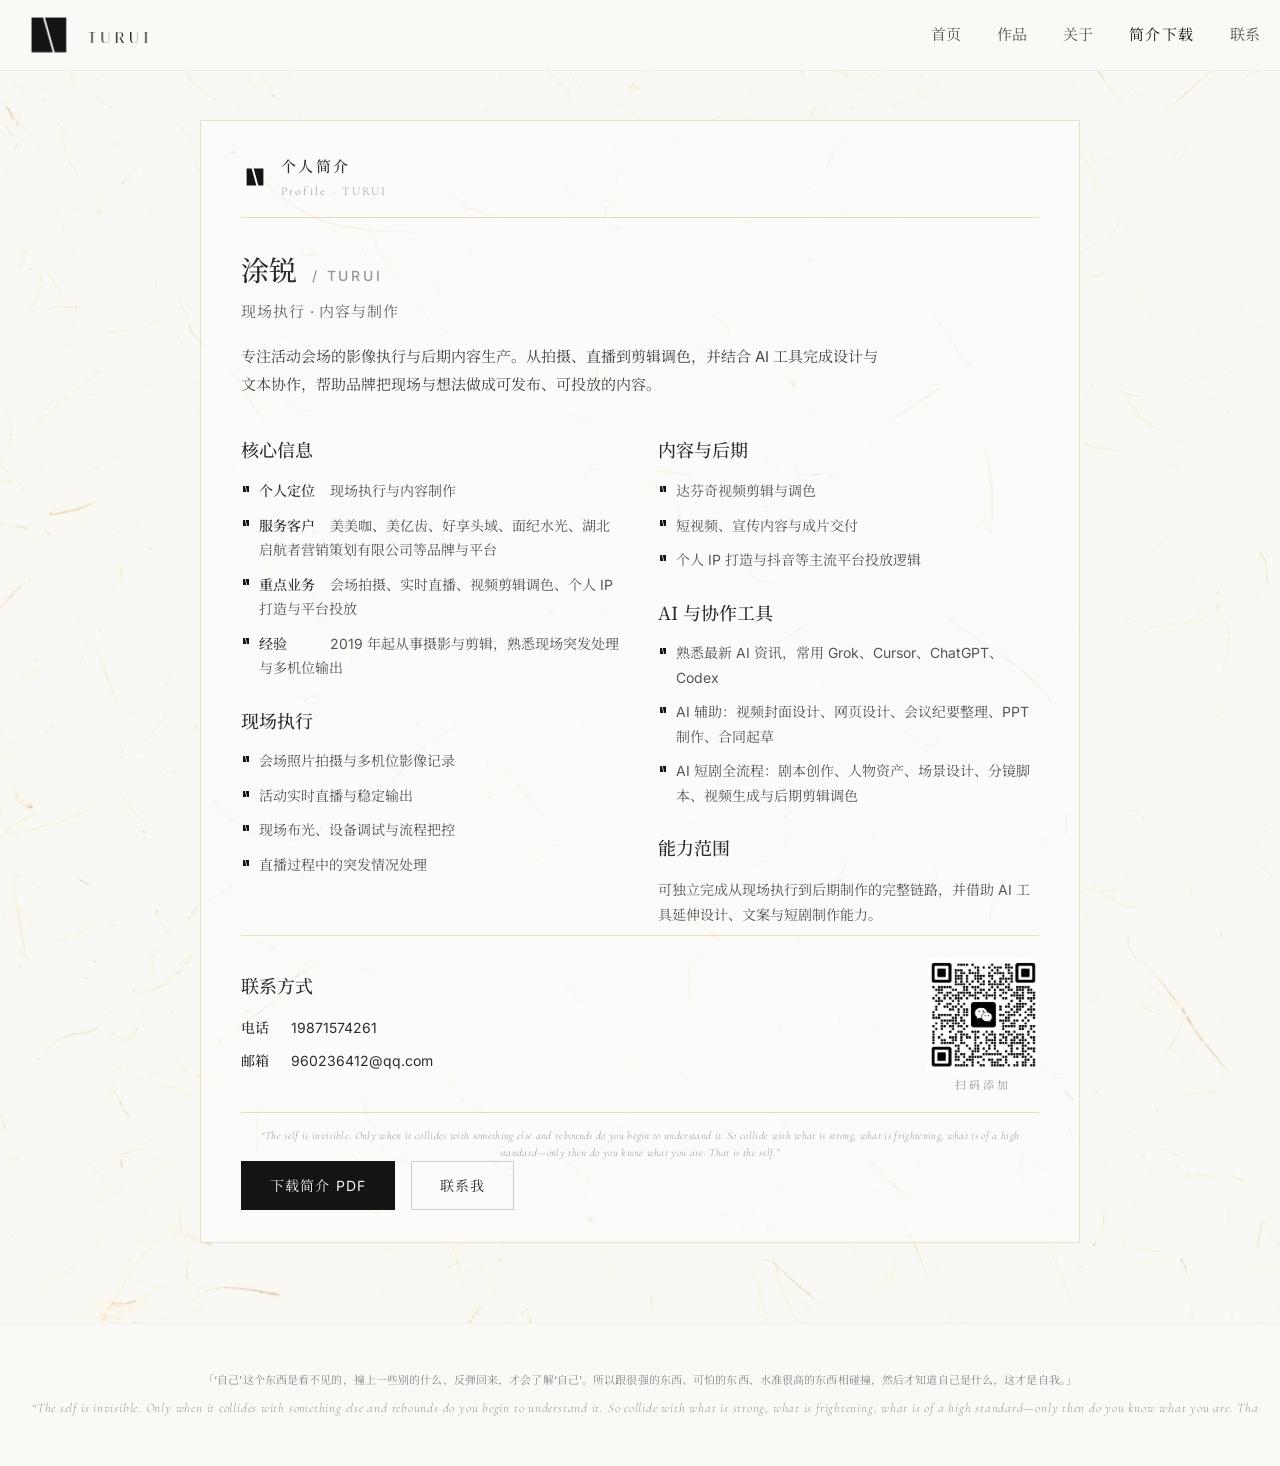
<file: resume.html>
<!DOCTYPE html>
<html lang="zh-CN">
<head>
  <meta charset="UTF-8">
  <meta name="viewport" content="width=device-width, initial-scale=1.0">
  <title>个人简介 · 涂锐 TURUI</title>
  <link rel="stylesheet" href="css/style.css">
  <link href="https://fonts.googleapis.com/css2?family=Cormorant+Garamond:ital,wght@0,300;0,400;1,300&family=Inter:wght@300;400;500&family=Noto+Serif+SC:wght@400;500;600&display=swap" rel="stylesheet">
</head>
<body class="page-resume">
  <header class="header">
    <div class="container">
      <a href="index.html" class="logo" data-turui-logo aria-label="TURUI">
<svg xmlns="http://www.w3.org/2000/svg" viewBox="0 0 484.8 200" role="img" aria-label="TURUI">
  <title>TURUI</title>
  <style>
    .lk-l, .lk-r {
      animation: lk-openL 2.4s cubic-bezier(.22,.61,.36,1) forwards;
    }
    .lk-r { animation-name: lk-openR; }
    .lk-cut {
      fill: none;
      stroke: #f4f3ef;
      stroke-width: 2.2;
      stroke-linecap: square;
      stroke-dasharray: 124.62;
      stroke-dashoffset: 124.62;
      animation: lk-draw 1.0s cubic-bezier(.22,.61,.36,1) forwards,
                 lk-fade 0.55s ease 0.95s forwards;
    }
    @keyframes lk-openL {
      0%, 30% { transform: translate(3.004px, -0.841px); }
      82% { transform: translate(-0.481px, 0.135px); }
      100% { transform: translate(0, 0); }
    }
    @keyframes lk-openR {
      0%, 30% { transform: translate(-3.004px, 0.841px); }
      82% { transform: translate(0.481px, -0.135px); }
      100% { transform: translate(0, 0); }
    }
    @keyframes lk-draw { to { stroke-dashoffset: 0; } }
    @keyframes lk-fade { to { opacity: 0; } }
    @media (prefers-reduced-motion: reduce) {
      .lk-l, .lk-r, .lk-cut, .lk-letter {
        animation: none !important;
        opacity: 1 !important;
        transform: none !important;
      }
      .lk-cut { opacity: 0 !important; }
    }
    .lk-letter {
      opacity: 0;
      transform: translate(8px, 0);
      animation: lk-in 0.85s cubic-bezier(.22,.61,.36,1) forwards;
    }
    @keyframes lk-in {
      to { opacity: 1; transform: translate(0, 0); }
    }
  </style>

  <g class="lk-l"><polygon points="40.000,40.000 79.960,40.000 113.560,160.000 40.000,160.000" fill="#141414"/></g>
  <g class="lk-r"><polygon points="86.440,40.000 160.000,40.000 160.000,160.000 120.040,160.000" fill="#141414"/></g>
  <line class="lk-cut" x1="83.200" y1="40.000" x2="116.800" y2="160.000"/>
  <g>
    <g class="lk-letter" style="animation-delay:0.95s"><path d="M251.444 128.000H246.962V90.740H237.620V90.200H260.840V90.740H251.444Z" fill="#141414"/></g>
    <g class="lk-letter" style="animation-delay:1.05s"><path d="M308.414 90.200H309.116V111.800Q309.116 120.278 305.768 124.247Q302.420 128.216 297.020 128.216Q293.618 128.216 291.242 127.595Q288.866 126.974 286.760 125.300Q282.440 121.952 282.440 111.800V90.200H286.922V111.746Q286.922 121.574 289.892 124.868Q291.404 126.488 293.051 127.082Q294.698 127.676 297.020 127.676Q302.204 127.676 305.309 123.869Q308.414 120.062 308.414 111.746Z" fill="#141414"/></g>
    <g class="lk-letter" style="animation-delay:1.15s"><path d="M332.606 90.632Q338.870 90.200 343.676 90.200Q357.014 90.200 357.014 99.110Q357.014 102.890 355.178 105.860Q353.342 108.830 348.860 109.802L359.660 128.000H354.638L344.054 110.126H337.088V128.000H332.606ZM343.676 90.740Q340.544 90.740 337.088 91.118V109.586H345.080Q352.694 109.262 352.694 99.218Q352.694 95.114 350.426 92.927Q348.158 90.740 343.676 90.740Z" fill="#141414"/></g>
    <g class="lk-letter" style="animation-delay:1.25s"><path d="M407.234 90.200H407.936V111.800Q407.936 120.278 404.588 124.247Q401.240 128.216 395.840 128.216Q392.438 128.216 390.062 127.595Q387.686 126.974 385.580 125.300Q381.260 121.952 381.260 111.800V90.200H385.742V111.746Q385.742 121.574 388.712 124.868Q390.224 126.488 391.871 127.082Q393.518 127.676 395.840 127.676Q401.024 127.676 404.129 123.869Q407.234 120.062 407.234 111.746Z" fill="#141414"/></g>
    <g class="lk-letter" style="animation-delay:1.35s"><path d="M431.426 90.740V90.200H441.038V90.740H438.392V127.460H441.038V128.000H431.426V127.460H433.910V90.740Z" fill="#141414"/></g>
  </g>
</svg>
      </a>
      <nav class="nav">
        <a href="index.html">首页</a>
        <a href="index.html#work">作品</a>
        <a href="index.html#about">关于</a>
        <a href="resume.html" class="active">简介下载</a>
        <a href="index.html#contact">联系</a>
      </nav>
    </div>
  </header>

  <main class="resume-page">
    <div class="container resume-inner">
      <div class="section-heading">
        <h1>个人简介</h1>
        <p class="section-en">Profile</p>
      </div>

      <div class="resume-card">
        <div class="resume-sheet-header">
          <img src="assets/logo/svg/mark-small.svg" alt="" aria-hidden="true">
          <div class="resume-sheet-header-text">
            <span class="resume-sheet-title">个人简介</span>
            <span class="resume-sheet-en">Profile · TURUI</span>
          </div>
        </div>

        <div class="resume-main">
          <p class="resume-name">涂锐 <span>/ TURUI</span></p>
          <p class="resume-role">现场执行 · 内容与制作</p>
          <p class="resume-lead">专注活动会场的影像执行与后期内容生产。从拍摄、直播到剪辑调色，并结合 AI 工具完成设计与文本协作，帮助品牌把现场与想法做成可发布、可投放的内容。</p>

          <div class="resume-grid">
            <div>
              <h2>核心信息</h2>
              <ul>
                <li><strong>个人定位</strong>现场执行与内容制作</li>
                <li><strong>服务客户</strong>美美咖、美亿齿、好享头域、面纪水光、湖北启航者营销策划有限公司等品牌与平台</li>
                <li><strong>重点业务</strong>会场拍摄、实时直播、视频剪辑调色、个人 IP 打造与平台投放</li>
                <li><strong>经验</strong>2019 年起从事摄影与剪辑，熟悉现场突发处理与多机位输出</li>
              </ul>

              <h2>现场执行</h2>
              <ul>
                <li>会场照片拍摄与多机位影像记录</li>
                <li>活动实时直播与稳定输出</li>
                <li>现场布光、设备调试与流程把控</li>
                <li>直播过程中的突发情况处理</li>
              </ul>
            </div>
            <div>
              <h2>内容与后期</h2>
              <ul>
                <li>达芬奇视频剪辑与调色</li>
                <li>短视频、宣传内容与成片交付</li>
                <li>个人 IP 打造与抖音等主流平台投放逻辑</li>
              </ul>

              <h2>AI 与协作工具</h2>
              <ul>
                <li>熟悉最新 AI 资讯，常用 Grok、Cursor、ChatGPT、Codex</li>
                <li>AI 辅助：视频封面设计、网页设计、会议纪要整理、PPT 制作、合同起草</li>
                <li>AI 短剧全流程：剧本创作、人物资产、场景设计、分镜脚本、视频生成与后期剪辑调色</li>
              </ul>

              <h2>能力范围</h2>
              <p>可独立完成从现场执行到后期制作的完整链路，并借助 AI 工具延伸设计、文案与短剧制作能力。</p>
            </div>
          </div>
        </div>

        <div class="resume-bottom">
          <div class="resume-contact">
            <div class="resume-contact-text">
              <h2>联系方式</h2>
              <p><strong>电话</strong><a href="tel:19871574261">19871574261</a></p>
              <p><strong>邮箱</strong><a href="mailto:960236412@qq.com">960236412@qq.com</a></p>
            </div>
            <div class="resume-contact-qr">
              <img src="images/qr-wechat.png" alt="微信二维码" width="112" height="112">
              <p class="resume-qr-caption">扫码添加</p>
            </div>
          </div>

          <div class="resume-sheet-footer">
            <p class="resume-sheet-footer-en">“The self is invisible. Only when it collides with something else and rebounds do you begin to understand it. So collide with what is strong, what is frightening, what is of a high standard—only then do you know what you are. That is the self.”</p>
          </div>
        </div>

        <div class="resume-actions no-print">
          <a class="btn-download" href="files/turui-resume.pdf" download="涂锐-个人简介.pdf" data-download-pdf>下载简介 PDF</a>
          <a class="btn-ghost" href="index.html#contact">联系我</a>
        </div>
      </div>
    </div>
  </main>

  <footer class="footer">
    <div class="container">
      <p class="footer-quote">「‘自己’这个东西是看不见的，撞上一些别的什么，反弹回来，才会了解‘自己’。所以跟很强的东西、可怕的东西、水准很高的东西相碰撞，然后才知道自己是什么，这才是自我。」</p>
      <p class="footer-quote-en">“The self is invisible. Only when it collides with something else and rebounds do you begin to understand it. So collide with what is strong, what is frightening, what is of a high standard—only then do you know what you are. That is the self.”</p>
    </div>
  </footer>

  <script src="js/script.js"></script>
</body>
</html>
</file>
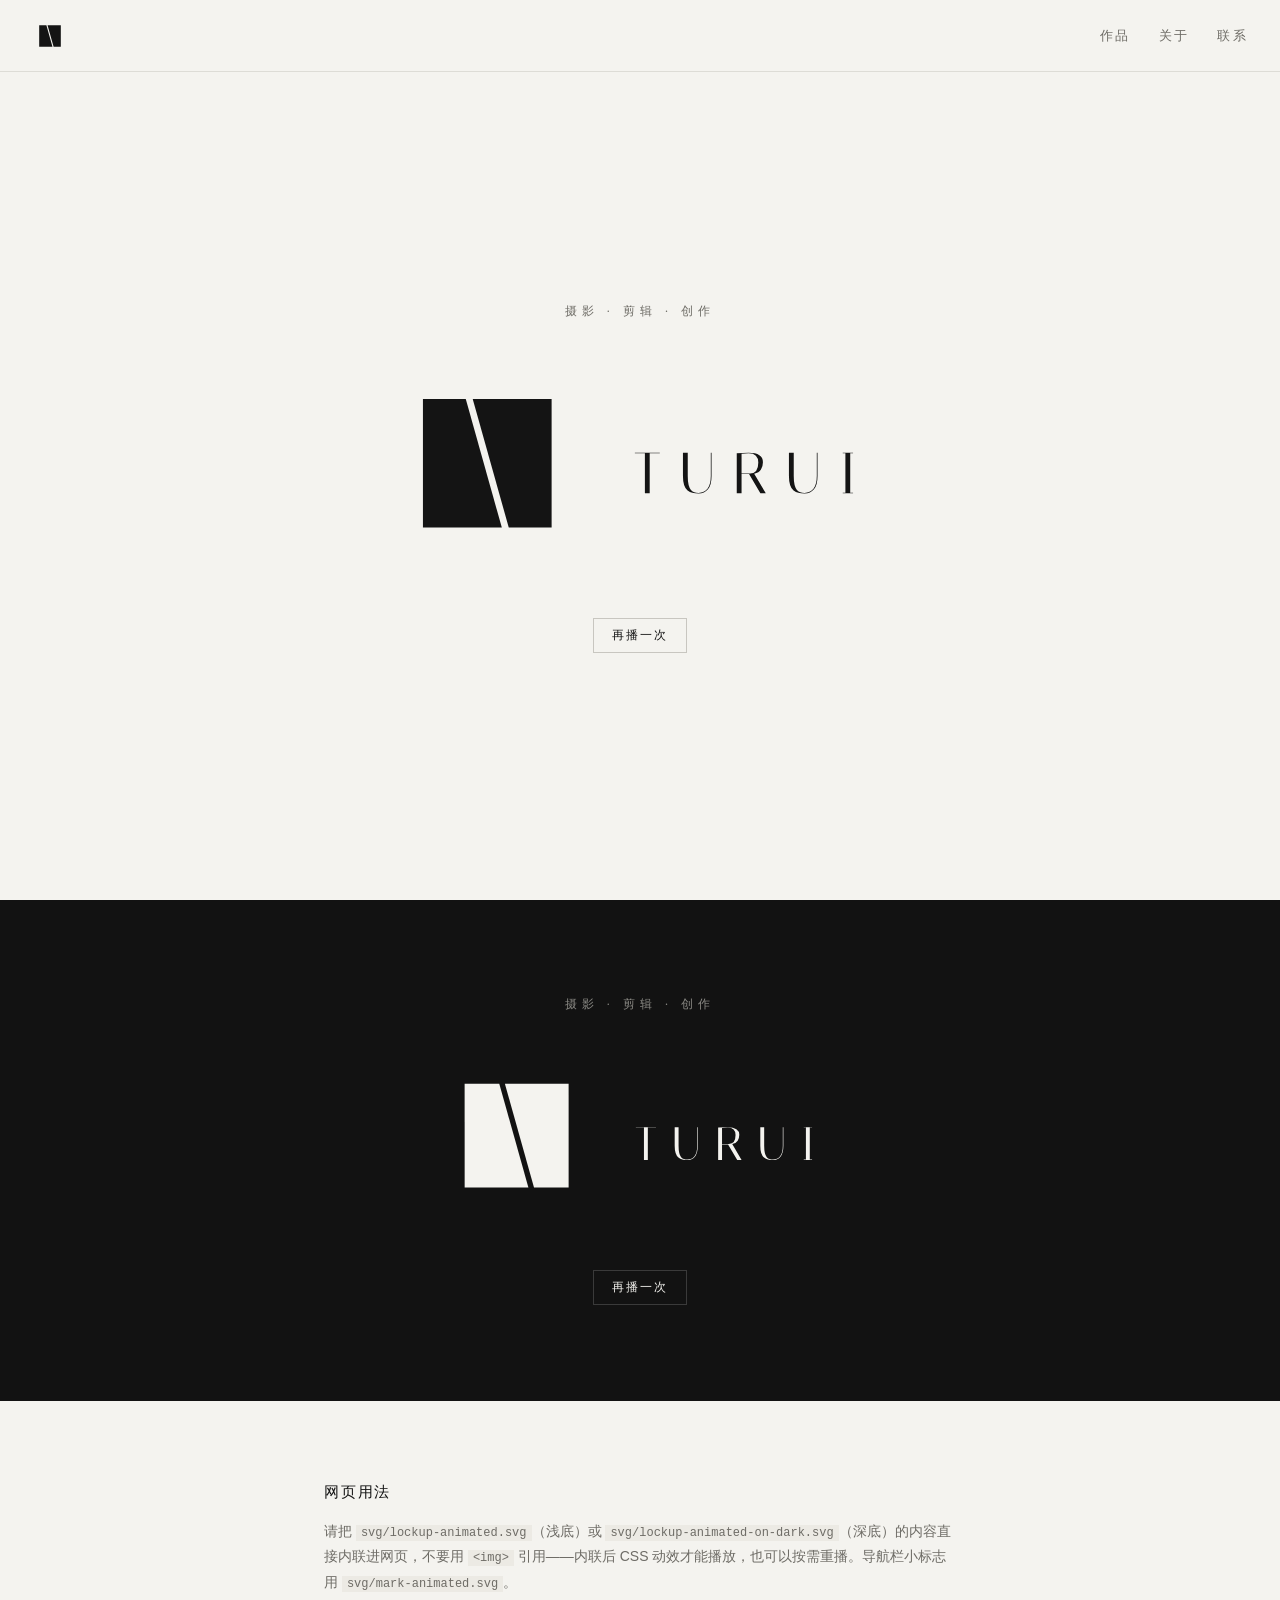
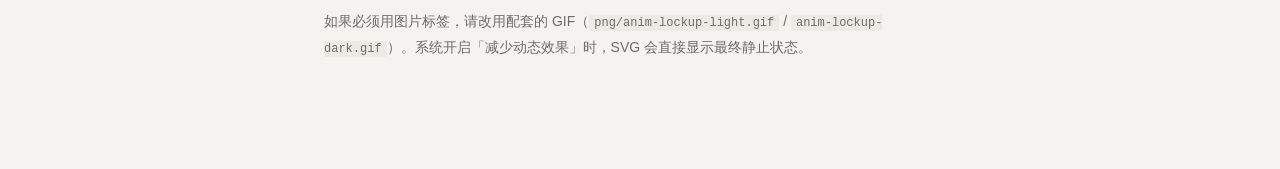
<file: assets/logo/preview.html>
<!DOCTYPE html>
<html lang="zh-Hans">
<head>
  <meta charset="utf-8"/>
  <meta name="viewport" content="width=device-width, initial-scale=1"/>
  <title>TURUI · 网页动效</title>
  <style>
    :root { --ink:#141414; --paper:#f4f3ef; --muted:#6e6c66; --line:#dddcd6; }
    * { box-sizing: border-box; }
    body {
      margin: 0;
      background: var(--paper);
      color: var(--ink);
      font-family: "Noto Serif SC", "Songti SC", "Source Han Serif SC", serif;
    }
    nav {
      height: 72px;
      display: flex;
      align-items: center;
      padding: 0 32px;
      border-bottom: 1px solid var(--line);
      gap: 16px;
    }
    nav .mark { width: 36px; height: 36px; }
    nav .word { width: 140px; height: 36px; display: flex; align-items: center; }
    nav .word svg { width: 140px; height: auto; }
    .links { margin-left: auto; display: flex; gap: 28px; font-size: 13px; letter-spacing: .18em; color: var(--muted); }
    .hero {
      min-height: calc(100vh - 72px);
      display: flex;
      flex-direction: column;
      align-items: center;
      justify-content: center;
      padding: 64px 24px 80px;
      text-align: center;
    }
    .kicker {
      font-size: 12px;
      letter-spacing: .42em;
      color: var(--muted);
      margin: 0 0 36px;
      font-weight: 300;
    }
    .lockup { width: min(520px, 86vw); }
    .lockup svg { width: 100%; height: auto; display: block; }
    button {
      margin-top: 48px;
      background: none;
      border: 1px solid #c8c6c0;
      color: var(--ink);
      padding: 8px 18px;
      font-size: 12px;
      letter-spacing: .18em;
      cursor: pointer;
    }
    button:hover { border-color: var(--ink); }
    section.dark {
      background: #121212;
      color: #f4f3ef;
      padding: 96px 24px;
      display: flex;
      flex-direction: column;
      align-items: center;
    }
    section.dark .lockup { width: min(420px, 80vw); }
    section.dark button { color: #f4f3ef; border-color: #3a3a3a; }
    section.dark button:hover { border-color: #f4f3ef; }
    .note {
      max-width: 680px;
      margin: 0 auto;
      padding: 64px 24px 96px;
      color: var(--muted);
      font-size: 14px;
      line-height: 1.8;
      font-family: "Noto Sans SC", "Source Han Sans SC", sans-serif;
    }
    .note h2 {
      font-weight: 500;
      font-size: 15px;
      letter-spacing: .12em;
      color: var(--ink);
    }
    .note code {
      font-family: ui-monospace, SFMono-Regular, Menlo, monospace;
      font-size: 12px;
      background: #eceae4;
      padding: 1px 5px;
    }
  </style>
</head>
<body>
  <nav>
    <div class="mark" id="nav-mark"><svg xmlns="http://www.w3.org/2000/svg" viewBox="0 0 200 200" role="img" aria-label="TURUI">
  <title>TURUI</title>
  <style>
    .m-l, .m-r {
      animation: m-openL 2.4s cubic-bezier(.22,.61,.36,1) forwards;
    }
    .m-r { animation-name: m-openR; }
    .m-cut {
      fill: none;
      stroke: #f4f3ef;
      stroke-width: 2.2;
      stroke-linecap: square;
      stroke-dasharray: 124.62;
      stroke-dashoffset: 124.62;
      animation: m-draw 1.0s cubic-bezier(.22,.61,.36,1) forwards,
                 m-fade 0.55s ease 0.95s forwards;
    }
    @keyframes m-openL {
      0%, 30% { transform: translate(3.004px, -0.841px); }
      82% { transform: translate(-0.481px, 0.135px); }
      100% { transform: translate(0, 0); }
    }
    @keyframes m-openR {
      0%, 30% { transform: translate(-3.004px, 0.841px); }
      82% { transform: translate(0.481px, -0.135px); }
      100% { transform: translate(0, 0); }
    }
    @keyframes m-draw { to { stroke-dashoffset: 0; } }
    @keyframes m-fade { to { opacity: 0; } }
    @media (prefers-reduced-motion: reduce) {
      .m-l, .m-r, .m-cut, .m-letter {
        animation: none !important;
        opacity: 1 !important;
        transform: none !important;
      }
      .m-cut { opacity: 0 !important; }
    }
  </style>

  <g class="m-l"><polygon points="40.000,40.000 79.960,40.000 113.560,160.000 40.000,160.000" fill="#141414"/></g>
  <g class="m-r"><polygon points="86.440,40.000 160.000,40.000 160.000,160.000 120.040,160.000" fill="#141414"/></g>
  <line class="m-cut" x1="83.200" y1="40.000" x2="116.800" y2="160.000"/>
</svg>
</div>
    <div class="links"><span>作品</span><span>关于</span><span>联系</span></div>
  </nav>
  <section class="hero">
    <p class="kicker">摄影  ·  剪辑  ·  创作</p>
    <div class="lockup" id="hero-light"><svg xmlns="http://www.w3.org/2000/svg" viewBox="0 0 484.8 200" role="img" aria-label="TURUI">
  <title>TURUI</title>
  <style>
    .lk-l, .lk-r {
      animation: lk-openL 2.4s cubic-bezier(.22,.61,.36,1) forwards;
    }
    .lk-r { animation-name: lk-openR; }
    .lk-cut {
      fill: none;
      stroke: #f4f3ef;
      stroke-width: 2.2;
      stroke-linecap: square;
      stroke-dasharray: 124.62;
      stroke-dashoffset: 124.62;
      animation: lk-draw 1.0s cubic-bezier(.22,.61,.36,1) forwards,
                 lk-fade 0.55s ease 0.95s forwards;
    }
    @keyframes lk-openL {
      0%, 30% { transform: translate(3.004px, -0.841px); }
      82% { transform: translate(-0.481px, 0.135px); }
      100% { transform: translate(0, 0); }
    }
    @keyframes lk-openR {
      0%, 30% { transform: translate(-3.004px, 0.841px); }
      82% { transform: translate(0.481px, -0.135px); }
      100% { transform: translate(0, 0); }
    }
    @keyframes lk-draw { to { stroke-dashoffset: 0; } }
    @keyframes lk-fade { to { opacity: 0; } }
    @media (prefers-reduced-motion: reduce) {
      .lk-l, .lk-r, .lk-cut, .lk-letter {
        animation: none !important;
        opacity: 1 !important;
        transform: none !important;
      }
      .lk-cut { opacity: 0 !important; }
    }
    .lk-letter {
      opacity: 0;
      transform: translate(8px, 0);
      animation: lk-in 0.85s cubic-bezier(.22,.61,.36,1) forwards;
    }
    @keyframes lk-in {
      to { opacity: 1; transform: translate(0, 0); }
    }
  </style>

  <g class="lk-l"><polygon points="40.000,40.000 79.960,40.000 113.560,160.000 40.000,160.000" fill="#141414"/></g>
  <g class="lk-r"><polygon points="86.440,40.000 160.000,40.000 160.000,160.000 120.040,160.000" fill="#141414"/></g>
  <line class="lk-cut" x1="83.200" y1="40.000" x2="116.800" y2="160.000"/>
  <g>
    <g class="lk-letter" style="animation-delay:0.95s"><path d="M251.444 128.000H246.962V90.740H237.620V90.200H260.840V90.740H251.444Z" fill="#141414"/></g>
    <g class="lk-letter" style="animation-delay:1.05s"><path d="M308.414 90.200H309.116V111.800Q309.116 120.278 305.768 124.247Q302.420 128.216 297.020 128.216Q293.618 128.216 291.242 127.595Q288.866 126.974 286.760 125.300Q282.440 121.952 282.440 111.800V90.200H286.922V111.746Q286.922 121.574 289.892 124.868Q291.404 126.488 293.051 127.082Q294.698 127.676 297.020 127.676Q302.204 127.676 305.309 123.869Q308.414 120.062 308.414 111.746Z" fill="#141414"/></g>
    <g class="lk-letter" style="animation-delay:1.15s"><path d="M332.606 90.632Q338.870 90.200 343.676 90.200Q357.014 90.200 357.014 99.110Q357.014 102.890 355.178 105.860Q353.342 108.830 348.860 109.802L359.660 128.000H354.638L344.054 110.126H337.088V128.000H332.606ZM343.676 90.740Q340.544 90.740 337.088 91.118V109.586H345.080Q352.694 109.262 352.694 99.218Q352.694 95.114 350.426 92.927Q348.158 90.740 343.676 90.740Z" fill="#141414"/></g>
    <g class="lk-letter" style="animation-delay:1.25s"><path d="M407.234 90.200H407.936V111.800Q407.936 120.278 404.588 124.247Q401.240 128.216 395.840 128.216Q392.438 128.216 390.062 127.595Q387.686 126.974 385.580 125.300Q381.260 121.952 381.260 111.800V90.200H385.742V111.746Q385.742 121.574 388.712 124.868Q390.224 126.488 391.871 127.082Q393.518 127.676 395.840 127.676Q401.024 127.676 404.129 123.869Q407.234 120.062 407.234 111.746Z" fill="#141414"/></g>
    <g class="lk-letter" style="animation-delay:1.35s"><path d="M431.426 90.740V90.200H441.038V90.740H438.392V127.460H441.038V128.000H431.426V127.460H433.910V90.740Z" fill="#141414"/></g>
  </g>
</svg>
</div>
    <button type="button" id="replay-light">再播一次</button>
  </section>
  <section class="dark">
    <p class="kicker" style="color:#8a8984">摄影  ·  剪辑  ·  创作</p>
    <div class="lockup" id="hero-dark"><svg xmlns="http://www.w3.org/2000/svg" viewBox="0 0 484.8 200" role="img" aria-label="TURUI">
  <title>TURUI</title>
  <style>
    .lk-l, .lk-r {
      animation: lk-openL 2.4s cubic-bezier(.22,.61,.36,1) forwards;
    }
    .lk-r { animation-name: lk-openR; }
    .lk-cut {
      fill: none;
      stroke: #121212;
      stroke-width: 2.2;
      stroke-linecap: square;
      stroke-dasharray: 124.62;
      stroke-dashoffset: 124.62;
      animation: lk-draw 1.0s cubic-bezier(.22,.61,.36,1) forwards,
                 lk-fade 0.55s ease 0.95s forwards;
    }
    @keyframes lk-openL {
      0%, 30% { transform: translate(3.004px, -0.841px); }
      82% { transform: translate(-0.481px, 0.135px); }
      100% { transform: translate(0, 0); }
    }
    @keyframes lk-openR {
      0%, 30% { transform: translate(-3.004px, 0.841px); }
      82% { transform: translate(0.481px, -0.135px); }
      100% { transform: translate(0, 0); }
    }
    @keyframes lk-draw { to { stroke-dashoffset: 0; } }
    @keyframes lk-fade { to { opacity: 0; } }
    @media (prefers-reduced-motion: reduce) {
      .lk-l, .lk-r, .lk-cut, .lk-letter {
        animation: none !important;
        opacity: 1 !important;
        transform: none !important;
      }
      .lk-cut { opacity: 0 !important; }
    }
    .lk-letter {
      opacity: 0;
      transform: translate(8px, 0);
      animation: lk-in 0.85s cubic-bezier(.22,.61,.36,1) forwards;
    }
    @keyframes lk-in {
      to { opacity: 1; transform: translate(0, 0); }
    }
  </style>

  <g class="lk-l"><polygon points="40.000,40.000 79.960,40.000 113.560,160.000 40.000,160.000" fill="#f4f3ef"/></g>
  <g class="lk-r"><polygon points="86.440,40.000 160.000,40.000 160.000,160.000 120.040,160.000" fill="#f4f3ef"/></g>
  <line class="lk-cut" x1="83.200" y1="40.000" x2="116.800" y2="160.000"/>
  <g>
    <g class="lk-letter" style="animation-delay:0.95s"><path d="M251.444 128.000H246.962V90.740H237.620V90.200H260.840V90.740H251.444Z" fill="#f4f3ef"/></g>
    <g class="lk-letter" style="animation-delay:1.05s"><path d="M308.414 90.200H309.116V111.800Q309.116 120.278 305.768 124.247Q302.420 128.216 297.020 128.216Q293.618 128.216 291.242 127.595Q288.866 126.974 286.760 125.300Q282.440 121.952 282.440 111.800V90.200H286.922V111.746Q286.922 121.574 289.892 124.868Q291.404 126.488 293.051 127.082Q294.698 127.676 297.020 127.676Q302.204 127.676 305.309 123.869Q308.414 120.062 308.414 111.746Z" fill="#f4f3ef"/></g>
    <g class="lk-letter" style="animation-delay:1.15s"><path d="M332.606 90.632Q338.870 90.200 343.676 90.200Q357.014 90.200 357.014 99.110Q357.014 102.890 355.178 105.860Q353.342 108.830 348.860 109.802L359.660 128.000H354.638L344.054 110.126H337.088V128.000H332.606ZM343.676 90.740Q340.544 90.740 337.088 91.118V109.586H345.080Q352.694 109.262 352.694 99.218Q352.694 95.114 350.426 92.927Q348.158 90.740 343.676 90.740Z" fill="#f4f3ef"/></g>
    <g class="lk-letter" style="animation-delay:1.25s"><path d="M407.234 90.200H407.936V111.800Q407.936 120.278 404.588 124.247Q401.240 128.216 395.840 128.216Q392.438 128.216 390.062 127.595Q387.686 126.974 385.580 125.300Q381.260 121.952 381.260 111.800V90.200H385.742V111.746Q385.742 121.574 388.712 124.868Q390.224 126.488 391.871 127.082Q393.518 127.676 395.840 127.676Q401.024 127.676 404.129 123.869Q407.234 120.062 407.234 111.746Z" fill="#f4f3ef"/></g>
    <g class="lk-letter" style="animation-delay:1.35s"><path d="M431.426 90.740V90.200H441.038V90.740H438.392V127.460H441.038V128.000H431.426V127.460H433.910V90.740Z" fill="#f4f3ef"/></g>
  </g>
</svg>
</div>
    <button type="button" id="replay-dark">再播一次</button>
  </section>
  <div class="note">
    <h2>网页用法</h2>
    <p>请把 <code>svg/lockup-animated.svg</code>（浅底）或 <code>svg/lockup-animated-on-dark.svg</code>（深底）的内容直接内联进网页，不要用 <code>&lt;img&gt;</code> 引用——内联后 CSS 动效才能播放，也可以按需重播。导航栏小标志用 <code>svg/mark-animated.svg</code>。</p>
    <p>如果必须用图片标签，请改用配套的 GIF（<code>png/anim-lockup-light.gif</code> / <code>anim-lockup-dark.gif</code>）。系统开启「减少动态效果」时，SVG 会直接显示最终静止状态。</p>
  </div>
  <script>
    function replay(id) {
      const stage = document.getElementById(id);
      const html = stage.innerHTML;
      stage.innerHTML = "";
      stage.innerHTML = html;
    }
    document.getElementById("replay-light").addEventListener("click", () => {
      replay("hero-light"); replay("nav-mark");
    });
    document.getElementById("replay-dark").addEventListener("click", () => replay("hero-dark"));
  </script>
</body>
</html>
</file>
<file: css/style.css>
* {
  margin: 0;
  padding: 0;
  box-sizing: border-box;
}

body {
  font-family: 'Inter', 'Noto Serif SC', sans-serif;
  background: #faf9f6;
  color: #2c2c2c;
  line-height: 1.7;
}

.container {
  max-width: 1600px;
  margin: 0 auto;
  padding: 0 20px;
}

/* Header */
.header {
  position: fixed;
  top: 0;
  left: 0;
  right: 0;
  background: rgba(250, 249, 246, 0.95);
  backdrop-filter: blur(10px);
  z-index: 100;
  border-bottom: 1px solid #eee;
}

.header .container {
  display: flex;
  justify-content: space-between;
  align-items: center;
  height: 70px;
}

.logo {
  display: block;
  width: 140px;
  flex-shrink: 0;
  text-decoration: none;
  color: inherit;
  cursor: pointer;
  line-height: 0;
}

.logo svg {
  width: 100%;
  height: auto;
  display: block;
}

.nav a {
  margin-left: 32px;
  text-decoration: none;
  color: #555;
  font-size: 15px;
  display: inline-block;
  transition:
    color 0.35s ease,
    transform 0.4s cubic-bezier(0.22, 0.61, 0.36, 1),
    letter-spacing 0.4s ease,
    opacity 0.35s ease;
}

.nav a:hover,
.nav a.active {
  color: #141414;
  transform: translateY(-2px);
  letter-spacing: 0.08em;
}

.nav a.active {
  transform: none;
}

/* Hero */
.hero {
  height: 100vh;
  display: flex;
  align-items: center;
  justify-content: center;
  text-align: center;
  background-color: #f8f7f3;
  position: relative;
  overflow: hidden;
}

.hero::before {
  content: '';
  position: absolute;
  inset: -2%;
  background: url('../images/xuan-paper.jpg') center / cover no-repeat;
  opacity: 0.52;
  mix-blend-mode: multiply;
  filter: contrast(1.1) brightness(1.12);
  pointer-events: none;
  z-index: 0;
}

.hero::after {
  content: '';
  position: absolute;
  inset: 0;
  background: rgba(250, 249, 245, 0.2);
  pointer-events: none;
  z-index: 1;
}

.hero-content {
  position: relative;
  z-index: 2;
  display: flex;
  flex-direction: column;
  align-items: center;
}

.hero-lockup {
  width: min(520px, 86vw);
  cursor: pointer;
}

.hero-lockup svg {
  width: 100%;
  height: auto;
  display: block;
}

.tagline {
  margin-top: 28px;
  font-family: 'Noto Serif SC', serif;
  font-size: 18px;
  font-weight: 400;
  letter-spacing: 0.28em;
  color: #555;
}

.tagline-sa {
  margin-top: 12px;
  font-family: 'Noto Sans Devanagari', 'Noto Serif SC', sans-serif;
  font-size: 15px;
  font-weight: 300;
  letter-spacing: 0.08em;
  color: #8a8780;
}

.section-heading {
  text-align: center;
  margin-bottom: 40px;
}

.section-heading h2 {
  margin-bottom: 8px;
}

.section-en {
  font-family: 'Inter', sans-serif;
  font-size: 12px;
  font-weight: 400;
  letter-spacing: 0.32em;
  text-transform: uppercase;
  color: #9a9690;
  display: inline-block;
}

.series-en {
  font-family: 'Inter', sans-serif;
  font-size: 12px;
  letter-spacing: 0.22em;
  text-transform: uppercase;
  color: #9a9690;
  margin: -8px 0 16px;
}

.tab-en {
  font-family: 'Inter', sans-serif;
  font-size: 11px;
  letter-spacing: 0.12em;
  text-transform: uppercase;
  opacity: 0.65;
  margin-left: 4px;
}

/* Work */
.work {
  padding: 120px 0 80px;
}

.work .container {
  max-width: 100%;
  padding: 0 16px;
}

.work h2, .about h2, .contact h2 {
  font-family: 'Noto Serif SC', serif;
  font-size: 36px;
  font-weight: 500;
  margin-bottom: 0;
  text-align: center;
}

.work-tabs {
  text-align: center;
  margin-bottom: 40px;
}

.tab {
  background: none;
  border: 1px solid #ddd;
  padding: 10px 28px;
  margin: 0 8px;
  font-size: 15px;
  cursor: pointer;
  border-radius: 2px;
  color: #555;
  position: relative;
  overflow: hidden;
  transition:
    color 0.35s ease,
    background-color 0.35s ease,
    border-color 0.35s ease,
    transform 0.4s cubic-bezier(0.22, 0.61, 0.36, 1),
    box-shadow 0.4s ease,
    letter-spacing 0.4s ease;
}

.tab .tab-en {
  transition: opacity 0.35s ease, letter-spacing 0.4s ease, transform 0.4s cubic-bezier(0.22, 0.61, 0.36, 1);
}

.tab:hover {
  background: #2c2c2c;
  color: #fff;
  border-color: #2c2c2c;
  transform: translateY(-3px);
  box-shadow: 0 8px 20px rgba(20, 20, 20, 0.12);
  letter-spacing: 0.04em;
}

.tab:hover .tab-en {
  opacity: 1;
  letter-spacing: 0.2em;
  transform: translateX(2px);
}

.tab.active {
  background: #2c2c2c;
  color: #fff;
  border-color: #2c2c2c;
}

.tab.active:hover {
  transform: translateY(-3px);
  box-shadow: 0 8px 20px rgba(20, 20, 20, 0.12);
}

.gallery {
  display: flex;
  flex-direction: column;
  gap: 28px;
  max-width: 1600px;
  margin: 0 auto;
  padding: 0 24px;
}

.series-item {
  display: flex;
  align-items: center;
  gap: 40px;
  width: 100%;
  margin-left: 0;
  padding-left: 0;
}

.series-cover {
  flex: 0 0 720px;
  width: 720px;
  position: relative;
  isolation: isolate;
  background-color: #fbfaf7;
  background-image:
    linear-gradient(rgba(255, 254, 251, 0.72), rgba(255, 254, 251, 0.72)),
    url('../images/xuan-paper.jpg');
  background-size: cover;
  background-position: center;
  aspect-ratio: 1 / 1;
  display: flex;
  align-items: center;
  justify-content: center;
  padding: 16px;
  overflow: hidden;
}

.series-cover::before {
  content: '';
  position: absolute;
  inset: 0;
  z-index: 0;
  pointer-events: none;
  opacity: 0.12;
  mix-blend-mode: multiply;
  background-image: repeating-linear-gradient(
    0deg,
    transparent 0,
    transparent 7px,
    rgba(90, 82, 70, 0.045) 7px,
    rgba(90, 82, 70, 0.045) 8px
  );
}

.series-cover > * {
  position: relative;
  z-index: 1;
}

.series-cover img {
  width: 100%;
  height: 100%;
  object-fit: contain;
  display: block;
  border: none;
  transition: transform 0.7s cubic-bezier(0.22, 0.61, 0.36, 1), opacity 0.4s ease;
}

.series-copy {
  flex: 1 1 auto;
  min-width: 260px;
  max-width: none;
  display: flex;
  flex-direction: column;
  align-items: flex-start;
  gap: 16px;
  transition: transform 0.55s cubic-bezier(0.22, 0.61, 0.36, 1);
}

.series-text {
  width: 100%;
  min-height: 280px;
  padding: 40px 40px 44px;
  position: relative;
  isolation: isolate;
  display: flex;
  flex-direction: column;
  justify-content: center;
  background-color: #fbfaf7;
  background-image:
    linear-gradient(rgba(255, 254, 251, 0.72), rgba(255, 254, 251, 0.72)),
    url('../images/xuan-paper.jpg');
  background-size: cover;
  background-position: center;
  transition: transform 0.55s cubic-bezier(0.22, 0.61, 0.36, 1);
}

/* Subtle laid/line art-paper grain over the text block */
.series-text::before {
  content: '';
  position: absolute;
  inset: 0;
  z-index: -1;
  pointer-events: none;
  opacity: 0.12;
  mix-blend-mode: multiply;
  background-image: repeating-linear-gradient(
    0deg,
    transparent 0,
    transparent 7px,
    rgba(90, 82, 70, 0.045) 7px,
    rgba(90, 82, 70, 0.045) 8px
  );
}

.series-text h3,
.series-text .series-en,
.series-text p {
  transition: color 0.4s ease, letter-spacing 0.45s ease, transform 0.55s cubic-bezier(0.22, 0.61, 0.36, 1), opacity 0.4s ease;
}

.series-item:hover .series-cover img {
  transform: scale(1.04);
  opacity: 0.94;
}

.series-item:hover .series-copy {
  transform: translateX(8px);
}

.series-item:hover .series-text h3 {
  color: #141414;
  transform: translateY(-2px);
}

.series-item:hover .series-text .series-en {
  letter-spacing: 0.3em;
  color: #6e6c66;
}

.series-item:hover .series-text p {
  color: #3a3a3a;
}

.series-cover .arrow {
  position: absolute;
  bottom: 16px;
  left: 20px;
  font-size: 15px;
  color: #333;
  text-decoration: none;
  opacity: 0.8;
}

.series-text h3 {
  font-family: 'Noto Serif SC', serif;
  font-size: 28px;
  font-weight: 500;
  margin-bottom: 16px;
}

.series-text p {
  font-size: 15px;
  line-height: 1.85;
  color: #555;
}

.series-more {
  position: relative;
  flex: 0 0 auto;
  width: 120px;
  height: 120px;
  margin-left: 0;
  margin-right: auto;
  text-decoration: none;
  border: none;
  background: transparent;
  padding: 0;
  cursor: pointer;
  display: block;
  color: #555;
  transition: transform 0.4s cubic-bezier(0.22, 0.61, 0.36, 1), color 0.3s ease;
}

.series-more-square {
  width: 100%;
  height: 100%;
  display: block;
  box-sizing: border-box;
  border: 1px solid rgba(60, 58, 54, 0.22);
  background-color: #fbfaf7;
  background-image:
    linear-gradient(rgba(255, 254, 251, 0.72), rgba(255, 254, 251, 0.72)),
    url('../images/xuan-paper.jpg');
  background-size: cover;
  background-position: center;
  position: relative;
  transition: border-color 0.35s ease, box-shadow 0.4s ease;
}

.series-more-square::before,
.series-more-square::after {
  content: '';
  position: absolute;
  left: 50%;
  top: 50%;
  background: rgba(60, 58, 54, 0.5);
  transform: translate(-50%, -50%);
}

.series-more-square::before {
  width: 22px;
  height: 1px;
}

.series-more-square::after {
  width: 1px;
  height: 22px;
}

.series-more-label {
  position: absolute;
  left: 50%;
  bottom: 14px;
  transform: translateX(-50%);
  font-family: 'Inter', sans-serif;
  font-size: 11px;
  letter-spacing: 0.22em;
  text-transform: uppercase;
  pointer-events: none;
}

.series-more:hover {
  color: #141414;
  transform: translateY(-3px);
}

.series-more:hover .series-more-square {
  border-color: rgba(20, 20, 20, 0.45);
  box-shadow: 0 10px 24px rgba(20, 20, 20, 0.08);
}

/* Series detail pages */
.series-page {
  min-height: calc(100vh - 70px);
  padding: 120px 0 80px;
  background-color: #f8f7f3;
  position: relative;
  overflow: hidden;
}

.series-page::before {
  content: '';
  position: absolute;
  inset: -2%;
  background: url('../images/xuan-paper.jpg') center / cover no-repeat;
  opacity: 0.52;
  mix-blend-mode: multiply;
  filter: contrast(1.1) brightness(1.12);
  pointer-events: none;
  z-index: 0;
}

.series-page::after {
  content: '';
  position: absolute;
  inset: 0;
  background: rgba(250, 249, 245, 0.2);
  pointer-events: none;
  z-index: 1;
}

.series-page-inner {
  position: relative;
  z-index: 2;
  max-width: 1400px;
}

.series-back {
  display: inline-block;
  margin-bottom: 24px;
  color: #666;
  text-decoration: none;
  font-size: 14px;
  letter-spacing: 0.06em;
  transition: color 0.3s ease;
}

.series-back:hover {
  color: #141414;
}

.series-page-footer {
  margin-top: 64px;
  text-align: center;
}

.series-back-bottom {
  margin-bottom: 0;
  display: inline-block;
  padding: 12px 28px;
  border: 1px solid rgba(200, 196, 186, 0.8);
  background: rgba(255, 254, 251, 0.72);
  letter-spacing: 0.1em;
  transition:
    color 0.3s ease,
    border-color 0.3s ease,
    background-color 0.3s ease,
    transform 0.35s cubic-bezier(0.22, 0.61, 0.36, 1);
}

.series-back-bottom:hover {
  color: #141414;
  border-color: #c8c4ba;
  background: rgba(255, 254, 251, 0.95);
  transform: translateY(-2px);
}

.series-jump-nav {
  position: fixed;
  right: 28px;
  bottom: 36px;
  z-index: 40;
  display: flex;
  flex-direction: column;
  gap: 10px;
}

.series-jump {
  width: 42px;
  height: 42px;
  border: 1px solid rgba(200, 196, 186, 0.85);
  background: rgba(255, 254, 251, 0.88);
  color: #555;
  font-size: 18px;
  line-height: 1;
  cursor: pointer;
  display: flex;
  align-items: center;
  justify-content: center;
  transition:
    color 0.3s ease,
    background-color 0.3s ease,
    border-color 0.3s ease,
    transform 0.35s cubic-bezier(0.22, 0.61, 0.36, 1),
    box-shadow 0.35s ease;
}

.series-jump:hover {
  color: #141414;
  background: #fefefc;
  border-color: #c8c4ba;
  transform: translateY(-2px);
  box-shadow: 0 8px 18px rgba(20, 20, 20, 0.08);
}

@media (max-width: 768px) {
  .series-jump-nav {
    right: 14px;
    bottom: 22px;
  }

  .series-jump {
    width: 38px;
    height: 38px;
    font-size: 16px;
  }
}

.series-page .section-heading h1 {
  font-family: 'Noto Serif SC', serif;
  font-size: 36px;
  font-weight: 500;
  margin-bottom: 8px;
  text-align: center;
}

.series-page-grid {
  display: grid;
  grid-template-columns: repeat(4, minmax(0, 1fr));
  gap: 18px;
}

.series-page-grid img {
  width: 100%;
  aspect-ratio: 3 / 4;
  object-fit: cover;
  display: block;
  background: #f0eee9;
  cursor: zoom-in;
  transition: opacity 0.3s ease, transform 0.45s cubic-bezier(0.22, 0.61, 0.36, 1);
}

.series-page-grid img:hover {
  opacity: 0.94;
  transform: translateY(-2px);
}

@media (max-width: 900px) {
  .series-more {
    width: 120px;
    height: 120px;
    min-height: 0;
  }

  .series-page-grid {
    grid-template-columns: repeat(2, minmax(0, 1fr));
  }
}

@media (max-width: 560px) {
  .series-page-grid {
    grid-template-columns: 1fr;
  }
}

@media (max-width: 900px) {
  .series-item {
    flex-direction: column;
  }
  .series-cover {
    flex: none;
    width: 100%;
    min-height: 360px;
  }
}

.series-cover .arrow {
  display: inline-flex;
  align-items: center;
  margin-top: 14px;
  font-size: 15px;
  color: #333;
  text-decoration: none;
  letter-spacing: 0.5px;
  opacity: 0.8;
}

.series-cover .arrow:hover {
  opacity: 1;
}

.series-text h3 {
  font-family: 'Noto Serif SC', serif;
  font-size: 26px;
  font-weight: 500;
  margin-bottom: 14px;
  line-height: 1.35;
}

.series-text p {
  font-size: 15px;
  line-height: 1.85;
  color: #555;
}

@media (max-width: 800px) {
  .series-item {
    flex-direction: column;
    gap: 20px;
  }
  .series-cover {
    flex: none;
    width: 100%;
  }
  .series-cover img {
    max-height: none;
  }
}

.series-detail {
  margin-top: 60px;
  padding-top: 40px;
  border-top: 1px solid #eee;
}

.series-detail h3 {
  font-family: 'Noto Serif SC', serif;
  font-size: 22px;
  margin-bottom: 28px;
  text-align: center;
}

.detail-grid {
  display: grid;
  grid-template-columns: repeat(auto-fill, minmax(260px, 1fr));
  gap: 20px;
}

.detail-grid img {
  width: 100%;
  height: auto;
  display: block;
}

@media (max-width: 800px) {
  .series-item {
    flex-direction: column;
    gap: 24px;
  }
  .series-cover {
    flex: none;
    width: 100%;
  }
  .gallery {
    padding: 0 20px;
    gap: 60px;
  }
}

.gallery-item {
  background: #fff;
  overflow: hidden;
  cursor: pointer;
}

.gallery-item img {
  width: 100%;
  height: auto;
  object-fit: contain;
  display: block;
  background: #f8f6f2;
}

.gallery-item .caption {
  background: #fff;
  padding: 16px 18px 20px;
  font-size: 14.5px;
  line-height: 1.65;
  color: #444;
}

.gallery-item .caption strong {
  display: block;
  font-size: 16px;
  margin-bottom: 6px;
  color: #222;
  font-weight: 500;
}

@media (max-width: 1100px) {
  .gallery {
    max-width: 100%;
    padding: 0 24px;
    gap: 20px;
  }
}

@media (max-width: 800px) {
  .gallery {
    grid-template-columns: repeat(2, 1fr);
  }
}

@media (max-width: 560px) {
  .gallery {
    grid-template-columns: 1fr;
  }
}

.gallery-item {
  overflow: hidden;
}

.gallery-item img {
  transition: transform 0.7s cubic-bezier(0.22, 0.61, 0.36, 1), opacity 0.4s ease;
}

.gallery-item .caption {
  transition: transform 0.45s cubic-bezier(0.22, 0.61, 0.36, 1), opacity 0.35s ease;
}

.gallery-item:hover img {
  transform: scale(1.05);
  opacity: 0.94;
}

.gallery-item:hover .caption {
  transform: translateY(-4px);
  opacity: 1;
}

.videos {
  padding-top: 48px;
}

.video-grid {
  --video-gap: 360px;
  display: flex;
  flex-direction: column;
  gap: var(--video-gap);
  max-width: 100%;
  margin: 0 auto;
  padding: 0;
}

.video-item {
  position: relative;
  display: flex;
  flex-direction: column;
  align-items: center;
  gap: 52px;
  min-width: 0;
  width: 100%;
}

.video-item:not(:last-child)::after {
  content: '';
  position: absolute;
  left: 50%;
  bottom: calc(var(--video-gap) / -2);
  width: 100vw;
  height: 1px;
  background: #c9a86c;
  opacity: 0.45;
  pointer-events: none;
  transform: translateX(-50%) scaleY(0.5);
}

.video-media {
  position: relative;
  flex: none;
  width: min(100%, 1120px);
  min-width: 0;
  order: 1;
  aspect-ratio: 16 / 9;
  background: #f0eee9;
  border: 1px solid #eee;
  display: flex;
  align-items: center;
  justify-content: center;
  overflow: hidden;
  cursor: pointer;
  transition:
    border-color 0.4s ease,
    box-shadow 0.5s cubic-bezier(0.22, 0.61, 0.36, 1),
    transform 0.5s cubic-bezier(0.22, 0.61, 0.36, 1);
}

.video-media iframe,
.video-media video,
.video-placeholder {
  transition:
    transform 0.7s cubic-bezier(0.22, 0.61, 0.36, 1),
    filter 0.5s ease;
}

.video-media iframe,
.video-media video {
  position: absolute;
  inset: 0;
  width: 100%;
  height: 100%;
  border: 0;
  display: block;
}

.video-placeholder {
  text-align: center;
  color: #999;
  font-size: 14px;
  line-height: 1.6;
}

.video-caption {
  flex: none;
  width: min(100%, 1120px);
  order: 2;
  padding: 0;
  text-align: center;
  position: relative;
  cursor: default;
  background: none;
  transition: transform 0.5s cubic-bezier(0.22, 0.61, 0.36, 1);
}

.video-caption h3 {
  font-family: 'Noto Serif SC', serif;
  font-size: 24px;
  font-weight: 500;
  margin-bottom: 12px;
  color: #2c2c2c;
  transition:
    color 0.4s ease,
    letter-spacing 0.45s cubic-bezier(0.22, 0.61, 0.36, 1),
    transform 0.5s cubic-bezier(0.22, 0.61, 0.36, 1);
}

.video-caption p {
  font-size: 14px;
  line-height: 1.85;
  color: #555;
  transition:
    color 0.4s ease,
    opacity 0.4s ease,
    transform 0.5s cubic-bezier(0.22, 0.61, 0.36, 1),
    letter-spacing 0.45s ease;
}

/* Video hover */
.video-media:hover {
  border-color: #cfcbc3;
  box-shadow: 0 16px 36px rgba(20, 20, 20, 0.1);
  transform: translateY(-4px);
}

.video-media:hover video,
.video-media:hover .video-placeholder {
  transform: none;
  filter: brightness(1.06);
}

.video-media:hover iframe {
  transform: none;
  filter: none;
}

/* Caption / text hover */
.video-caption:hover {
  transform: translateY(-4px);
}

.video-caption:hover h3 {
  color: #141414;
  letter-spacing: 0.08em;
  transform: translateY(-3px);
}

.video-caption:hover p {
  color: #3a3a3a;
  opacity: 1;
  letter-spacing: 0.02em;
  transform: translateY(-2px);
}

@media (prefers-reduced-motion: reduce) {
  .nav a,
  .tab,
  .tab .tab-en,
  .series-cover img,
  .series-text,
  .series-text h3,
  .series-text .series-en,
  .series-text p,
  .gallery-item img,
  .gallery-item .caption,
  .video-media,
  .video-media iframe,
  .video-media video,
  .video-placeholder,
  .video-caption,
  .video-caption h3,
  .video-caption p {
    transition: none !important;
  }

  .nav a:hover,
  .tab:hover,
  .tab.active:hover,
  .series-item:hover .series-cover img,
  .gallery-item:hover img,
  .video-media:hover,
  .video-media:hover video,
  .video-media:hover .video-placeholder,
  .video-media:hover iframe {
    transform: none;
    filter: none;
  }

  .gold-rule:has(+ #about:hover) .gold-rule-line,
  .gold-rule.is-lifted .gold-rule-line {
    transition: none;
    transform: translateY(0) scaleY(0.5);
  }

  .series-item:hover .series-copy,
  .gallery-item:hover .caption,
  .video-caption:hover,
  .video-caption:hover h3,
  .video-caption:hover p,
  .tab:hover .tab-en,
  .about-photo:hover img {
    transform: none;
    letter-spacing: inherit;
    filter: none;
  }

  .about-photo img {
    transition: none !important;
  }
}

/* Full-bleed gold hairline (above About) */
.gold-rule {
  position: relative;
  width: 100%;
  height: 28px;
  display: flex;
  align-items: center;
  justify-content: center;
  z-index: 2;
}

.gold-rule-line {
  display: block;
  width: 100vw;
  height: 1px;
  background: #c9a86c;
  opacity: 0.45;
  transform: translateY(0) scaleY(0.5);
  transform-origin: center;
  pointer-events: none;
  transition: transform 0.55s cubic-bezier(0.22, 0.61, 0.36, 1);
}

/* When pointer is over About, lift the gold line once (no loop) */
.gold-rule:has(+ #about:hover) .gold-rule-line,
.gold-rule.is-lifted .gold-rule-line {
  transform: translateY(-14px) scaleY(0.5);
}

/* About & Contact */
.about {
  padding: 80px 0;
  background: #fff;
}

.contact {
  padding: 80px 0;
  background-color: #f8f7f3;
  position: relative;
  overflow: hidden;
}

.contact::before {
  content: '';
  position: absolute;
  inset: -2%;
  background: url('../images/xuan-paper.jpg') center / cover no-repeat;
  opacity: 0.52;
  mix-blend-mode: multiply;
  filter: contrast(1.1) brightness(1.12);
  pointer-events: none;
  z-index: 0;
}

.contact::after {
  content: '';
  position: absolute;
  inset: 0;
  background: rgba(250, 249, 245, 0.2);
  pointer-events: none;
  z-index: 1;
}

.contact > .container {
  position: relative;
  z-index: 2;
}

.about-layout {
  display: flex;
  align-items: flex-start;
  justify-content: center;
  gap: 56px;
  max-width: 920px;
  margin: 0 auto;
}

.about-photo {
  flex: 0 0 280px;
  width: 280px;
  overflow: hidden;
  background: #f0eee9;
}

.about-photo img {
  display: block;
  width: 100%;
  height: auto;
  aspect-ratio: 3 / 4;
  object-fit: cover;
  object-position: center top;
  transition: transform 0.7s cubic-bezier(0.22, 0.61, 0.36, 1), filter 0.45s ease;
}

.about-photo:hover img {
  transform: scale(1.03);
  filter: brightness(1.03);
}

.about-content {
  flex: 1;
  min-width: 0;
  max-width: 520px;
  margin: 0;
  text-align: left;
  font-size: 16px;
  line-height: 1.85;
  padding-top: 8px;
}

.about-content p {
  margin-bottom: 16px;
}

.about-resume-link {
  margin-top: 32px;
}

.about-resume-link a {
  display: inline-flex;
  align-items: center;
  justify-content: center;
  min-width: 280px;
  padding: 12px 40px;
  background: rgba(244, 243, 239, 0.92);
  color: #2c2c2c;
  text-decoration: none;
  letter-spacing: 0.12em;
  font-size: 14px;
  border: 1px solid rgba(200, 196, 186, 0.7);
  transition:
    background-color 0.35s ease,
    color 0.35s ease,
    border-color 0.35s ease,
    transform 0.4s cubic-bezier(0.22, 0.61, 0.36, 1),
    box-shadow 0.35s ease;
}

.about-resume-link a:hover {
  background: #f4f3ef;
  color: #141414;
  border-color: #c8c4ba;
  transform: translateY(-2px);
  box-shadow: 0 8px 18px rgba(20, 20, 20, 0.08);
}

/* Resume download page */
.page-resume {
  min-height: 100vh;
}

.resume-page {
  min-height: calc(100vh - 70px);
  padding: 120px 0 80px;
  background-color: #f8f7f3;
  position: relative;
  overflow: hidden;
}

.resume-page::before {
  content: '';
  position: absolute;
  inset: -2%;
  background: url('../images/xuan-paper.jpg') center / cover no-repeat;
  opacity: 0.52;
  mix-blend-mode: multiply;
  filter: contrast(1.1) brightness(1.12);
  pointer-events: none;
  z-index: 0;
}

.resume-page::after {
  content: '';
  position: absolute;
  inset: 0;
  background: rgba(250, 249, 245, 0.2);
  pointer-events: none;
  z-index: 1;
}

.resume-inner {
  position: relative;
  z-index: 2;
  max-width: 920px;
}

.resume-page .section-heading {
  display: none;
}

.resume-page .section-heading h1 {
  font-family: 'Noto Serif SC', serif;
  font-size: 36px;
  font-weight: 500;
  margin-bottom: 8px;
  text-align: center;
}

.resume-card {
  background: rgba(255, 255, 255, 0.55);
  border: 1px solid rgba(201, 168, 108, 0.35);
  padding: 40px 40px 32px;
  display: flex;
  flex-direction: column;
  gap: 0;
}

.resume-main {
  flex: none;
}

.resume-bottom {
  margin-top: 8px;
}

.resume-sheet-header {
  display: flex;
  align-items: center;
  gap: 12px;
  margin: -8px 0 28px;
  padding-bottom: 16px;
  border-bottom: 1px solid rgba(201, 168, 108, 0.4);
}

.resume-sheet-header img {
  width: 28px;
  height: 28px;
  display: block;
  flex: none;
}

.resume-sheet-header-text {
  display: flex;
  flex-direction: column;
  gap: 2px;
}

.resume-sheet-title {
  font-family: 'Noto Serif SC', serif;
  font-size: 15px;
  font-weight: 500;
  color: #2c2c2c;
  letter-spacing: 0.16em;
}

.resume-sheet-en {
  font-family: 'Cormorant Garamond', 'Times New Roman', serif;
  font-size: 12px;
  font-weight: 300;
  letter-spacing: 0.18em;
  color: #9a9690;
}

.resume-sheet-footer {
  margin-top: 18px;
  padding-top: 14px;
  border-top: 1px solid rgba(201, 168, 108, 0.4);
  text-align: center;
}

.resume-sheet-footer-cn {
  margin: 0 0 8px;
  font-family: 'Noto Serif SC', serif;
  font-size: 11px;
  line-height: 1.7;
  letter-spacing: 0.02em;
  color: #777;
}

.resume-sheet-footer-en {
  margin: 0;
  font-family: 'Cormorant Garamond', 'Times New Roman', serif;
  font-size: 11px;
  font-weight: 300;
  font-style: italic;
  line-height: 1.55;
  letter-spacing: 0.03em;
  color: #9a9690;
}

.resume-name {
  font-family: 'Noto Serif SC', serif;
  font-size: 28px;
  font-weight: 500;
  margin-bottom: 6px;
}

.resume-name span {
  font-family: 'Inter', sans-serif;
  font-size: 14px;
  letter-spacing: 0.2em;
  color: #9a9690;
  margin-left: 8px;
}

.resume-role {
  font-size: 15px;
  color: #666;
  margin-bottom: 18px;
  letter-spacing: 0.06em;
}

.resume-lead {
  font-size: 15px;
  line-height: 1.85;
  color: #444;
  margin-bottom: 36px;
  max-width: 640px;
}

.resume-grid {
  display: grid;
  grid-template-columns: 1fr 1fr;
  gap: 28px 36px;
  margin-bottom: 0;
  align-items: start;
}

.resume-grid h2 {
  font-family: 'Noto Serif SC', serif;
  font-size: 18px;
  font-weight: 500;
  margin: 0 0 14px;
}

.resume-grid ul {
  list-style: none;
  padding: 0;
  margin: 0 0 24px;
}

.resume-grid li {
  position: relative;
  font-size: 14px;
  line-height: 1.75;
  color: #555;
  margin-bottom: 10px;
  padding-left: 18px;
}

.resume-grid li::before {
  content: '';
  position: absolute;
  left: 0;
  top: 0.35em;
  width: 10px;
  height: 10px;
  background: url('../assets/logo/svg/mark-small.svg') center / contain no-repeat;
}

.resume-grid li strong {
  display: inline-block;
  min-width: 4.5em;
  color: #2c2c2c;
  font-weight: 500;
  margin-right: 8px;
}

.resume-grid p {
  font-size: 14px;
  line-height: 1.8;
  color: #555;
}

.resume-contact {
  display: flex;
  align-items: center;
  justify-content: flex-start;
  gap: 32px;
  margin: 0;
  padding-top: 22px;
  border-top: 1px solid rgba(201, 168, 108, 0.35);
}

.resume-contact h2 {
  font-family: 'Noto Serif SC', serif;
  font-size: 18px;
  font-weight: 500;
  margin: 0 0 14px;
}

.resume-contact-text p {
  font-size: 14px;
  line-height: 1.8;
  color: #555;
  margin: 0 0 8px;
}

.resume-contact-text strong {
  display: inline-block;
  min-width: 3em;
  color: #2c2c2c;
  font-weight: 500;
  margin-right: 8px;
}

.resume-contact-text a {
  color: #2c2c2c;
  text-decoration: none;
}

.resume-contact-qr {
  margin-left: auto;
  flex: none;
  text-align: center;
}

.resume-contact-qr img {
  display: block;
  width: 112px;
  height: 112px;
  object-fit: contain;
  background: #fff;
  margin: 0 auto;
}

.resume-qr-caption {
  margin: 8px 0 0;
  font-size: 11px;
  letter-spacing: 0.28em;
  color: #9a9690;
  line-height: 1.4;
}

.resume-actions {
  display: flex;
  gap: 16px;
  flex-wrap: wrap;
  align-items: center;
}

.btn-download,
.btn-ghost {
  display: inline-flex;
  align-items: center;
  justify-content: center;
  padding: 12px 28px;
  font-size: 14px;
  letter-spacing: 0.08em;
  text-decoration: none;
  transition:
    transform 0.35s cubic-bezier(0.22, 0.61, 0.36, 1),
    background-color 0.35s ease,
    color 0.35s ease,
    border-color 0.35s ease,
    box-shadow 0.35s ease;
}

.btn-download {
  background: #141414;
  color: #f4f3ef;
  border: 1px solid #141414;
  cursor: pointer;
  font-family: inherit;
}

.btn-download:hover {
  transform: translateY(-2px);
  box-shadow: 0 8px 20px rgba(20, 20, 20, 0.14);
}

.btn-ghost {
  background: transparent;
  color: #2c2c2c;
  border: 1px solid #ccc;
}

.btn-ghost:hover {
  border-color: #141414;
  transform: translateY(-2px);
}

@media (max-width: 768px) {
  .resume-card {
    padding: 32px 22px;
  }

  .resume-grid {
    grid-template-columns: 1fr;
    gap: 8px;
  }

  .resume-contact {
    flex-direction: column;
    align-items: flex-start;
  }
}

/* Resume print / PDF — match on-screen card, one page */
@media print {
  @page {
    size: A4;
    margin: 12mm 12mm;
  }

  html,
  body {
    background: #fff !important;
    -webkit-print-color-adjust: exact;
    print-color-adjust: exact;
  }

  .header,
  .footer,
  .no-print,
  .series-jump-nav,
  .resume-page .section-heading {
    display: none !important;
  }

  .resume-page {
    min-height: 0 !important;
    height: auto !important;
    padding: 0 !important;
    background: #fff !important;
    overflow: visible !important;
  }

  .resume-page::before,
  .resume-page::after {
    display: none !important;
  }

  .resume-inner {
    max-width: none;
    margin: 0;
    padding: 0;
  }

  .resume-card {
    background: #fff !important;
    border: 1px solid rgba(201, 168, 108, 0.45);
    padding: 28px 30px 24px;
    box-shadow: none;
    height: auto !important;
    min-height: 0 !important;
    max-height: none !important;
    display: block;
    break-inside: avoid;
    page-break-inside: avoid;
  }

  .resume-main,
  .resume-bottom {
    display: block;
    margin: 0;
    flex: none !important;
  }

  .resume-sheet-header {
    margin: 0 0 20px;
    padding-bottom: 12px;
  }

  .resume-sheet-header img {
    width: 24px;
    height: 24px;
  }

  .resume-name {
    font-size: 24px;
    margin-bottom: 4px;
  }

  .resume-role {
    font-size: 13px;
    margin-bottom: 12px;
  }

  .resume-lead {
    font-size: 12.5px;
    line-height: 1.7;
    margin-bottom: 22px;
    max-width: none;
  }

  .resume-grid {
    display: grid;
    grid-template-columns: 1fr 1fr;
    gap: 22px 28px;
    margin: 0;
  }

  .resume-grid h2,
  .resume-contact h2 {
    font-size: 15px;
    margin: 0 0 10px;
  }

  .resume-grid ul {
    margin: 0 0 18px;
  }

  .resume-grid li {
    font-size: 12px;
    line-height: 1.65;
    margin-bottom: 7px;
    padding-left: 16px;
  }

  .resume-grid li::before {
    width: 9px;
    height: 9px;
  }

  .resume-grid p,
  .resume-contact-text p {
    font-size: 12px;
    line-height: 1.65;
  }

  .resume-contact {
    display: flex !important;
    flex-direction: row !important;
    align-items: center !important;
    margin: 0;
    padding-top: 18px;
    gap: 20px;
  }

  .resume-contact-qr {
    margin-left: auto !important;
  }

  .resume-contact-qr img {
    width: 88px;
    height: 88px;
  }

  .resume-qr-caption {
    margin-top: 6px;
    font-size: 10px;
  }

  .resume-sheet-footer {
    margin-top: 16px;
    padding-top: 12px;
  }

  .resume-sheet-footer-en {
    font-size: 10px;
    line-height: 1.55;
  }

  .resume-bottom {
    margin-top: 8px;
  }

  a {
    color: inherit !important;
    text-decoration: none !important;
  }
}

.contact-info {
  max-width: 1100px;
  margin: 0 auto;
  display: flex;
  flex-direction: row;
  align-items: flex-end;
  justify-content: center;
  gap: 40px;
  flex-wrap: nowrap;
  text-align: left;
  font-size: 16px;
}

.contact-icons {
  display: flex;
  flex-direction: row;
  align-items: center;
  justify-content: flex-start;
  gap: 28px;
  margin-bottom: 18px;
  flex-shrink: 0;
}

.contact-row {
  display: inline-flex;
  align-items: center;
  gap: 12px;
  text-decoration: none;
  color: #2c2c2c;
  transition: transform 0.35s cubic-bezier(0.22, 0.61, 0.36, 1), color 0.3s ease;
}

.contact-row:hover {
  color: #141414;
  transform: translateY(-2px);
}

.contact-icon {
  width: 40px;
  height: 40px;
  display: inline-flex;
  align-items: center;
  justify-content: center;
  border: 1px solid #ddd;
  border-radius: 50%;
  flex-shrink: 0;
  transition:
    color 0.35s ease,
    background-color 0.35s ease,
    border-color 0.35s ease,
    box-shadow 0.35s ease;
}

.contact-row:hover .contact-icon {
  color: #fff;
  background: #141414;
  border-color: #141414;
  box-shadow: 0 6px 14px rgba(20, 20, 20, 0.1);
}

.contact-text {
  font-family: 'Inter', sans-serif;
  font-size: 15px;
  letter-spacing: 0.04em;
  border-bottom: 1px solid transparent;
  transition: border-color 0.3s ease;
}

.contact-row:hover .contact-text {
  border-bottom-color: #141414;
}

.contact-qrs {
  display: flex;
  flex-direction: row;
  align-items: flex-end;
  justify-content: flex-start;
  gap: 36px;
  flex-wrap: nowrap;
}

.qr-card {
  margin: 0;
  display: flex;
  flex-direction: column;
  align-items: center;
  gap: 12px;
}

.qr-card img {
  width: 96px;
  height: 96px;
  object-fit: contain;
  background: #fff;
  border: none;
  box-shadow: none;
  display: block;
}

.qr-card figcaption {
  font-family: 'Noto Serif SC', serif;
  font-size: 14px;
  color: #444;
  letter-spacing: 0.06em;
}

.qr-card .qr-en {
  font-family: 'Inter', sans-serif;
  font-size: 11px;
  letter-spacing: 0.18em;
  text-transform: uppercase;
  color: #9a9690;
  margin-left: 6px;
}

@media (max-width: 900px) {
  .contact-info {
    flex-wrap: wrap;
    justify-content: center;
    gap: 28px;
  }

  .contact-icons {
    width: 100%;
    align-items: center;
    margin-bottom: 0;
  }

  .contact-qrs {
    gap: 28px;
  }
}

@media (max-width: 560px) {
  .qr-card img {
    width: 88px;
    height: 88px;
  }
}

/* Footer */
.footer {
  padding: 48px 0;
  text-align: center;
  color: #999;
  font-size: 14px;
  border-top: 1px solid #eee;
  position: relative;
}

.footer-quote {
  max-width: none;
  width: 100%;
  margin: 0 auto;
  padding: 0 12px;
  line-height: 1.5;
  font-size: clamp(8px, 0.95vw, 11px);
  color: #888;
  letter-spacing: 0.01em;
  white-space: nowrap;
  overflow: hidden;
  text-align: center;
}

.footer-quote-en {
  max-width: none;
  width: 100%;
  margin: 10px auto 0;
  padding: 0 12px;
  font-family: 'Cormorant Garamond', 'Times New Roman', serif;
  font-weight: 300;
  font-style: italic;
  font-size: clamp(9px, 1.05vw, 13px);
  line-height: 1.45;
  color: #9a9690;
  letter-spacing: 0.06em;
  white-space: nowrap;
  overflow: hidden;
  text-align: center;
}

/* Lightbox */
.lightbox {
  display: none;
  position: fixed;
  top: 0;
  left: 0;
  width: 100%;
  height: 100%;
  z-index: 1000;
  align-items: center;
  justify-content: center;
  background-color: #fcfbf8;
  background-image:
    linear-gradient(rgba(255, 254, 252, 0.78), rgba(255, 254, 252, 0.78)),
    url('../images/xuan-paper.jpg');
  background-size: cover;
  background-position: center;
}

.lightbox::before {
  content: '';
  position: absolute;
  inset: 0;
  pointer-events: none;
  opacity: 0.1;
  mix-blend-mode: multiply;
  background-image: repeating-linear-gradient(
    0deg,
    transparent 0,
    transparent 7px,
    rgba(90, 82, 70, 0.035) 7px,
    rgba(90, 82, 70, 0.035) 8px
  );
}

.lightbox.active {
  display: flex;
}

.lightbox-img {
  position: relative;
  z-index: 1;
  max-width: 90%;
  max-height: 90%;
  object-fit: contain;
}

.close {
  position: absolute;
  top: 24px;
  right: 32px;
  color: #2c2c2c;
  font-size: 40px;
  cursor: pointer;
  z-index: 2;
}

.close:hover {
  color: #141414;
}

.lightbox-prev,
.lightbox-next {
  position: absolute;
  top: 50%;
  transform: translateY(-50%);
  width: 52px;
  height: 52px;
  border: 1px solid rgba(60, 58, 54, 0.28);
  background: rgba(255, 254, 251, 0.72);
  color: #2c2c2c;
  font-size: 34px;
  line-height: 1;
  cursor: pointer;
  z-index: 2;
  display: flex;
  align-items: center;
  justify-content: center;
  transition: background 0.25s ease, border-color 0.25s ease, color 0.25s ease;
}

.lightbox-prev { left: 24px; }
.lightbox-next { right: 24px; }

.lightbox-prev:hover,
.lightbox-next:hover {
  background: rgba(255, 254, 251, 0.95);
  border-color: rgba(20, 20, 20, 0.45);
  color: #141414;
}

@media (max-width: 768px) {
  .hero-lockup { width: min(320px, 86vw); }
  .nav a { margin-left: 16px; font-size: 14px; }
  .gallery { padding: 0 10px; gap: 40px; }
  .video-grid { --video-gap: 220px; }

  .video-item {
    gap: 36px;
  }

  .video-caption {
    width: 100%;
    padding: 0;
  }

  .video-media {
    width: 100%;
  }

  .about-layout {
    flex-direction: column;
    align-items: center;
    gap: 36px;
  }

  .about-photo {
    flex: none;
    width: min(260px, 72vw);
  }

  .about-content {
    max-width: 100%;
    text-align: center;
  }

  .about-resume-link a {
    min-width: 0;
    width: 100%;
  }
}
</file>
